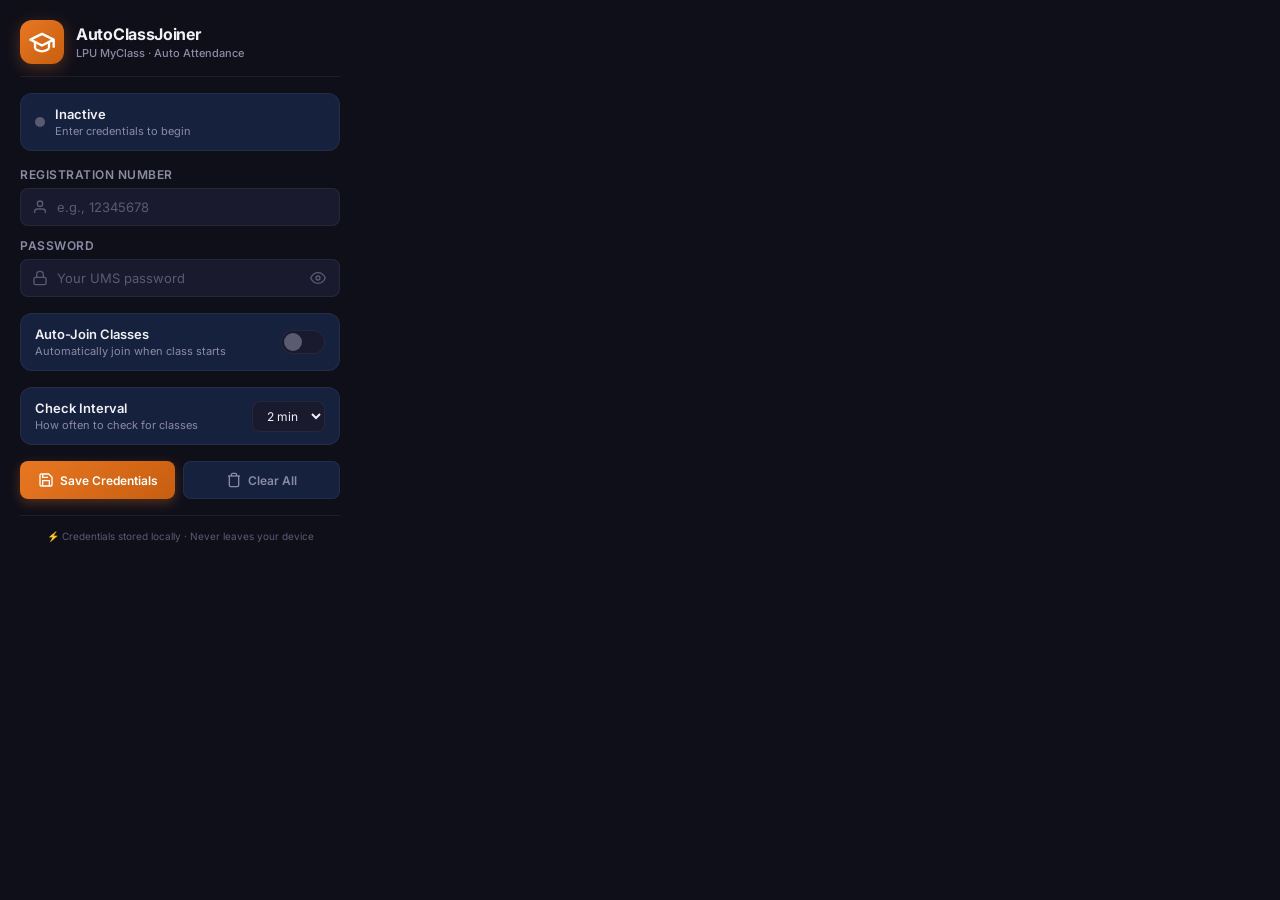
<file: popup/popup.html>
<!DOCTYPE html>
<html lang="en">
<head>
  <meta charset="UTF-8">
  <meta name="viewport" content="width=device-width, initial-scale=1.0">
  <title>AutoClassJoiner</title>
  <link rel="stylesheet" href="popup.css">
  <link href="https://fonts.googleapis.com/css2?family=Inter:wght@400;500;600;700&display=swap" rel="stylesheet">
</head>
<body>
  <div class="container">
    <!-- Header -->
    <div class="header">
      <div class="header-icon">
        <svg width="28" height="28" viewBox="0 0 24 24" fill="none" stroke="currentColor" stroke-width="2" stroke-linecap="round" stroke-linejoin="round">
          <path d="M22 10v6M2 10l10-5 10 5-10 5z"/>
          <path d="M6 12v5c0 1.1 2.7 3 6 3s6-1.9 6-3v-5"/>
        </svg>
      </div>
      <div>
        <h1>AutoClassJoiner</h1>
        <p class="subtitle">LPU MyClass · Auto Attendance</p>
      </div>
    </div>

    <!-- Status Card -->
    <div class="status-card" id="statusCard">
      <div class="status-dot" id="statusDot"></div>
      <div class="status-text">
        <span class="status-label" id="statusLabel">Inactive</span>
        <span class="status-detail" id="statusDetail">Enter credentials to begin</span>
      </div>
    </div>

    <!-- Credentials Form -->
    <div class="form-section">
      <div class="input-group">
        <label for="regNumber">Registration Number</label>
        <div class="input-wrapper">
          <svg class="input-icon" width="16" height="16" viewBox="0 0 24 24" fill="none" stroke="currentColor" stroke-width="2">
            <path d="M20 21v-2a4 4 0 0 0-4-4H8a4 4 0 0 0-4 4v2"/>
            <circle cx="12" cy="7" r="4"/>
          </svg>
          <input type="text" id="regNumber" placeholder="e.g., 12345678" autocomplete="off">
        </div>
      </div>

      <div class="input-group">
        <label for="password">Password</label>
        <div class="input-wrapper">
          <svg class="input-icon" width="16" height="16" viewBox="0 0 24 24" fill="none" stroke="currentColor" stroke-width="2">
            <rect x="3" y="11" width="18" height="11" rx="2" ry="2"/>
            <path d="M7 11V7a5 5 0 0 1 10 0v4"/>
          </svg>
          <input type="password" id="password" placeholder="Your UMS password">
          <button class="toggle-password" id="togglePassword" type="button">
            <svg width="16" height="16" viewBox="0 0 24 24" fill="none" stroke="currentColor" stroke-width="2">
              <path d="M1 12s4-8 11-8 11 8 11 8-4 8-11 8-11-8-11-8z"/>
              <circle cx="12" cy="12" r="3"/>
            </svg>
          </button>
        </div>
      </div>
    </div>

    <!-- Auto-Join Toggle -->
    <div class="toggle-section">
      <div class="toggle-info">
        <span class="toggle-label">Auto-Join Classes</span>
        <span class="toggle-desc">Automatically join when class starts</span>
      </div>
      <label class="switch">
        <input type="checkbox" id="autoJoinToggle">
        <span class="slider"></span>
      </label>
    </div>

    <!-- Check Interval -->
    <div class="toggle-section">
      <div class="toggle-info">
        <span class="toggle-label">Check Interval</span>
        <span class="toggle-desc">How often to check for classes</span>
      </div>
      <select id="checkInterval" class="interval-select">
        <option value="1">1 min</option>
        <option value="2" selected>2 min</option>
        <option value="5">5 min</option>
      </select>
    </div>

    <!-- Next Class Info -->
    <div class="next-class-card" id="nextClassCard" style="display: none;">
      <div class="next-class-header">
        <svg width="16" height="16" viewBox="0 0 24 24" fill="none" stroke="currentColor" stroke-width="2">
          <circle cx="12" cy="12" r="10"/>
          <polyline points="12 6 12 12 16 14"/>
        </svg>
        <span>Next Class</span>
      </div>
      <div class="next-class-name" id="nextClassName">—</div>
      <div class="next-class-time" id="nextClassTime">—</div>
    </div>

    <!-- Action Buttons -->
    <div class="actions">
      <button class="btn btn-primary" id="saveBtn">
        <svg width="16" height="16" viewBox="0 0 24 24" fill="none" stroke="currentColor" stroke-width="2">
          <path d="M19 21H5a2 2 0 0 1-2-2V5a2 2 0 0 1 2-2h11l5 5v11a2 2 0 0 1-2 2z"/>
          <polyline points="17 21 17 13 7 13 7 21"/>
          <polyline points="7 3 7 8 15 8"/>
        </svg>
        Save Credentials
      </button>
      <button class="btn btn-secondary" id="clearBtn">
        <svg width="16" height="16" viewBox="0 0 24 24" fill="none" stroke="currentColor" stroke-width="2">
          <polyline points="3 6 5 6 21 6"/>
          <path d="M19 6v14a2 2 0 0 1-2 2H7a2 2 0 0 1-2-2V6m3 0V4a2 2 0 0 1 2-2h4a2 2 0 0 1 2 2v2"/>
        </svg>
        Clear All
      </button>
    </div>

    <!-- Footer -->
    <div class="footer">
      <span>⚡ Credentials stored locally · Never leaves your device</span>
    </div>
  </div>

  <script src="popup.js"></script>
</body>
</html>
</file>
<file: popup/popup.css>
/* =====================================================
   AutoClassJoiner - Popup Stylesheet
   Premium Dark Theme with LPU Orange Accent
   ===================================================== */

:root {
  --bg-primary: #0f0f1a;
  --bg-secondary: #1a1a2e;
  --bg-card: #16213e;
  --bg-input: #1a1a2e;
  --accent: #e87722;
  --accent-glow: rgba(232, 119, 34, 0.3);
  --accent-hover: #ff8f3f;
  --text-primary: #f0f0f5;
  --text-secondary: #8b8ba3;
  --text-muted: #5a5a72;
  --border: rgba(255, 255, 255, 0.06);
  --border-focus: rgba(232, 119, 34, 0.5);
  --success: #34d399;
  --danger: #f87171;
  --radius: 12px;
  --radius-sm: 8px;
  --shadow: 0 4px 24px rgba(0, 0, 0, 0.4);
  --transition: 0.2s cubic-bezier(0.4, 0, 0.2, 1);
}

* {
  margin: 0;
  padding: 0;
  box-sizing: border-box;
}

body {
  font-family: 'Inter', -apple-system, BlinkMacSystemFont, sans-serif;
  background: var(--bg-primary);
  color: var(--text-primary);
  width: 360px;
  min-height: 480px;
  overflow-x: hidden;
}

.container {
  padding: 20px;
  display: flex;
  flex-direction: column;
  gap: 16px;
}

/* Header */
.header {
  display: flex;
  align-items: center;
  gap: 12px;
  padding-bottom: 12px;
  border-bottom: 1px solid var(--border);
}

.header-icon {
  width: 44px;
  height: 44px;
  background: linear-gradient(135deg, var(--accent), #c75e10);
  border-radius: var(--radius);
  display: flex;
  align-items: center;
  justify-content: center;
  color: white;
  box-shadow: 0 4px 16px var(--accent-glow);
  flex-shrink: 0;
}

.header h1 {
  font-size: 16px;
  font-weight: 700;
  letter-spacing: -0.3px;
  color: var(--text-primary);
}

.header .subtitle {
  font-size: 11px;
  color: var(--text-secondary);
  margin-top: 2px;
  font-weight: 500;
}

/* Status Card */
.status-card {
  display: flex;
  align-items: center;
  gap: 10px;
  padding: 12px 14px;
  background: var(--bg-card);
  border-radius: var(--radius);
  border: 1px solid var(--border);
  transition: var(--transition);
}

.status-card:hover {
  border-color: rgba(255, 255, 255, 0.1);
}

.status-dot {
  width: 10px;
  height: 10px;
  border-radius: 50%;
  background: var(--text-muted);
  flex-shrink: 0;
  transition: var(--transition);
}

.status-dot.active {
  background: var(--success);
  box-shadow: 0 0 8px rgba(52, 211, 153, 0.5);
  animation: pulse 2s infinite;
}

.status-dot.error {
  background: var(--danger);
  box-shadow: 0 0 8px rgba(248, 113, 113, 0.5);
}

.status-dot.checking {
  background: var(--accent);
  box-shadow: 0 0 8px var(--accent-glow);
  animation: pulse 1s infinite;
}

@keyframes pulse {
  0%, 100% { opacity: 1; transform: scale(1); }
  50% { opacity: 0.6; transform: scale(0.85); }
}

.status-text {
  display: flex;
  flex-direction: column;
  gap: 2px;
}

.status-label {
  font-size: 13px;
  font-weight: 600;
  color: var(--text-primary);
}

.status-detail {
  font-size: 11px;
  color: var(--text-secondary);
}

/* Form Section */
.form-section {
  display: flex;
  flex-direction: column;
  gap: 12px;
}

.input-group {
  display: flex;
  flex-direction: column;
  gap: 6px;
}

.input-group label {
  font-size: 12px;
  font-weight: 600;
  color: var(--text-secondary);
  text-transform: uppercase;
  letter-spacing: 0.5px;
}

.input-wrapper {
  position: relative;
  display: flex;
  align-items: center;
}

.input-icon {
  position: absolute;
  left: 12px;
  color: var(--text-muted);
  pointer-events: none;
  transition: var(--transition);
}

.input-wrapper input {
  width: 100%;
  padding: 10px 12px 10px 36px;
  background: var(--bg-input);
  border: 1px solid var(--border);
  border-radius: var(--radius-sm);
  color: var(--text-primary);
  font-size: 13px;
  font-family: inherit;
  outline: none;
  transition: var(--transition);
}

.input-wrapper input:focus {
  border-color: var(--border-focus);
  box-shadow: 0 0 0 3px var(--accent-glow);
}

.input-wrapper input:focus + .input-icon,
.input-wrapper input:focus ~ .input-icon {
  color: var(--accent);
}

.input-wrapper input::placeholder {
  color: var(--text-muted);
}

.toggle-password {
  position: absolute;
  right: 10px;
  background: none;
  border: none;
  color: var(--text-muted);
  cursor: pointer;
  padding: 4px;
  display: flex;
  transition: var(--transition);
}

.toggle-password:hover {
  color: var(--text-secondary);
}

/* Toggle Section */
.toggle-section {
  display: flex;
  align-items: center;
  justify-content: space-between;
  padding: 12px 14px;
  background: var(--bg-card);
  border-radius: var(--radius);
  border: 1px solid var(--border);
}

.toggle-info {
  display: flex;
  flex-direction: column;
  gap: 2px;
}

.toggle-label {
  font-size: 13px;
  font-weight: 600;
  color: var(--text-primary);
}

.toggle-desc {
  font-size: 11px;
  color: var(--text-secondary);
}

/* Toggle Switch */
.switch {
  position: relative;
  width: 44px;
  height: 24px;
  flex-shrink: 0;
}

.switch input {
  opacity: 0;
  width: 0;
  height: 0;
}

.slider {
  position: absolute;
  cursor: pointer;
  inset: 0;
  background: var(--bg-input);
  border: 1px solid var(--border);
  border-radius: 24px;
  transition: var(--transition);
}

.slider:before {
  content: "";
  position: absolute;
  height: 18px;
  width: 18px;
  left: 2px;
  bottom: 2px;
  background: var(--text-muted);
  border-radius: 50%;
  transition: var(--transition);
}

.switch input:checked + .slider {
  background: var(--accent);
  border-color: var(--accent);
  box-shadow: 0 0 12px var(--accent-glow);
}

.switch input:checked + .slider:before {
  transform: translateX(20px);
  background: white;
}

/* Interval Select */
.interval-select {
  padding: 6px 10px;
  background: var(--bg-input);
  border: 1px solid var(--border);
  border-radius: var(--radius-sm);
  color: var(--text-primary);
  font-size: 12px;
  font-family: inherit;
  outline: none;
  cursor: pointer;
  transition: var(--transition);
}

.interval-select:focus {
  border-color: var(--border-focus);
}

.interval-select option {
  background: var(--bg-secondary);
  color: var(--text-primary);
}

/* Next Class Card */
.next-class-card {
  padding: 14px;
  background: linear-gradient(135deg, rgba(232, 119, 34, 0.08), rgba(232, 119, 34, 0.03));
  border: 1px solid rgba(232, 119, 34, 0.2);
  border-radius: var(--radius);
  display: flex;
  flex-direction: column;
  gap: 6px;
}

.next-class-header {
  display: flex;
  align-items: center;
  gap: 6px;
  color: var(--accent);
  font-size: 11px;
  font-weight: 600;
  text-transform: uppercase;
  letter-spacing: 0.5px;
}

.next-class-name {
  font-size: 14px;
  font-weight: 600;
  color: var(--text-primary);
}

.next-class-time {
  font-size: 12px;
  color: var(--text-secondary);
}

/* Action Buttons */
.actions {
  display: flex;
  gap: 8px;
}

.btn {
  flex: 1;
  display: flex;
  align-items: center;
  justify-content: center;
  gap: 6px;
  padding: 10px 12px;
  border: none;
  border-radius: var(--radius-sm);
  font-size: 12px;
  font-weight: 600;
  font-family: inherit;
  cursor: pointer;
  transition: var(--transition);
}

.btn-primary {
  background: linear-gradient(135deg, var(--accent), #c75e10);
  color: white;
  box-shadow: 0 4px 12px var(--accent-glow);
}

.btn-primary:hover {
  background: linear-gradient(135deg, var(--accent-hover), var(--accent));
  transform: translateY(-1px);
  box-shadow: 0 6px 16px var(--accent-glow);
}

.btn-primary:active {
  transform: translateY(0);
}

.btn-secondary {
  background: var(--bg-card);
  color: var(--text-secondary);
  border: 1px solid var(--border);
}

.btn-secondary:hover {
  background: var(--bg-secondary);
  color: var(--text-primary);
  border-color: rgba(255, 255, 255, 0.1);
}

/* Footer */
.footer {
  text-align: center;
  padding-top: 8px;
  border-top: 1px solid var(--border);
}

.footer span {
  font-size: 10px;
  color: var(--text-muted);
}

/* Toast Notification */
.toast {
  position: fixed;
  bottom: 16px;
  left: 50%;
  transform: translateX(-50%) translateY(100px);
  padding: 10px 16px;
  border-radius: var(--radius-sm);
  font-size: 12px;
  font-weight: 500;
  opacity: 0;
  transition: all 0.3s ease;
  z-index: 100;
  white-space: nowrap;
}

.toast.show {
  transform: translateX(-50%) translateY(0);
  opacity: 1;
}

.toast.success {
  background: rgba(52, 211, 153, 0.15);
  color: var(--success);
  border: 1px solid rgba(52, 211, 153, 0.3);
}

.toast.error {
  background: rgba(248, 113, 113, 0.15);
  color: var(--danger);
  border: 1px solid rgba(248, 113, 113, 0.3);
}

/* Scrollbar */
::-webkit-scrollbar {
  width: 4px;
}

::-webkit-scrollbar-track {
  background: transparent;
}

::-webkit-scrollbar-thumb {
  background: var(--text-muted);
  border-radius: 4px;
}
</file>
